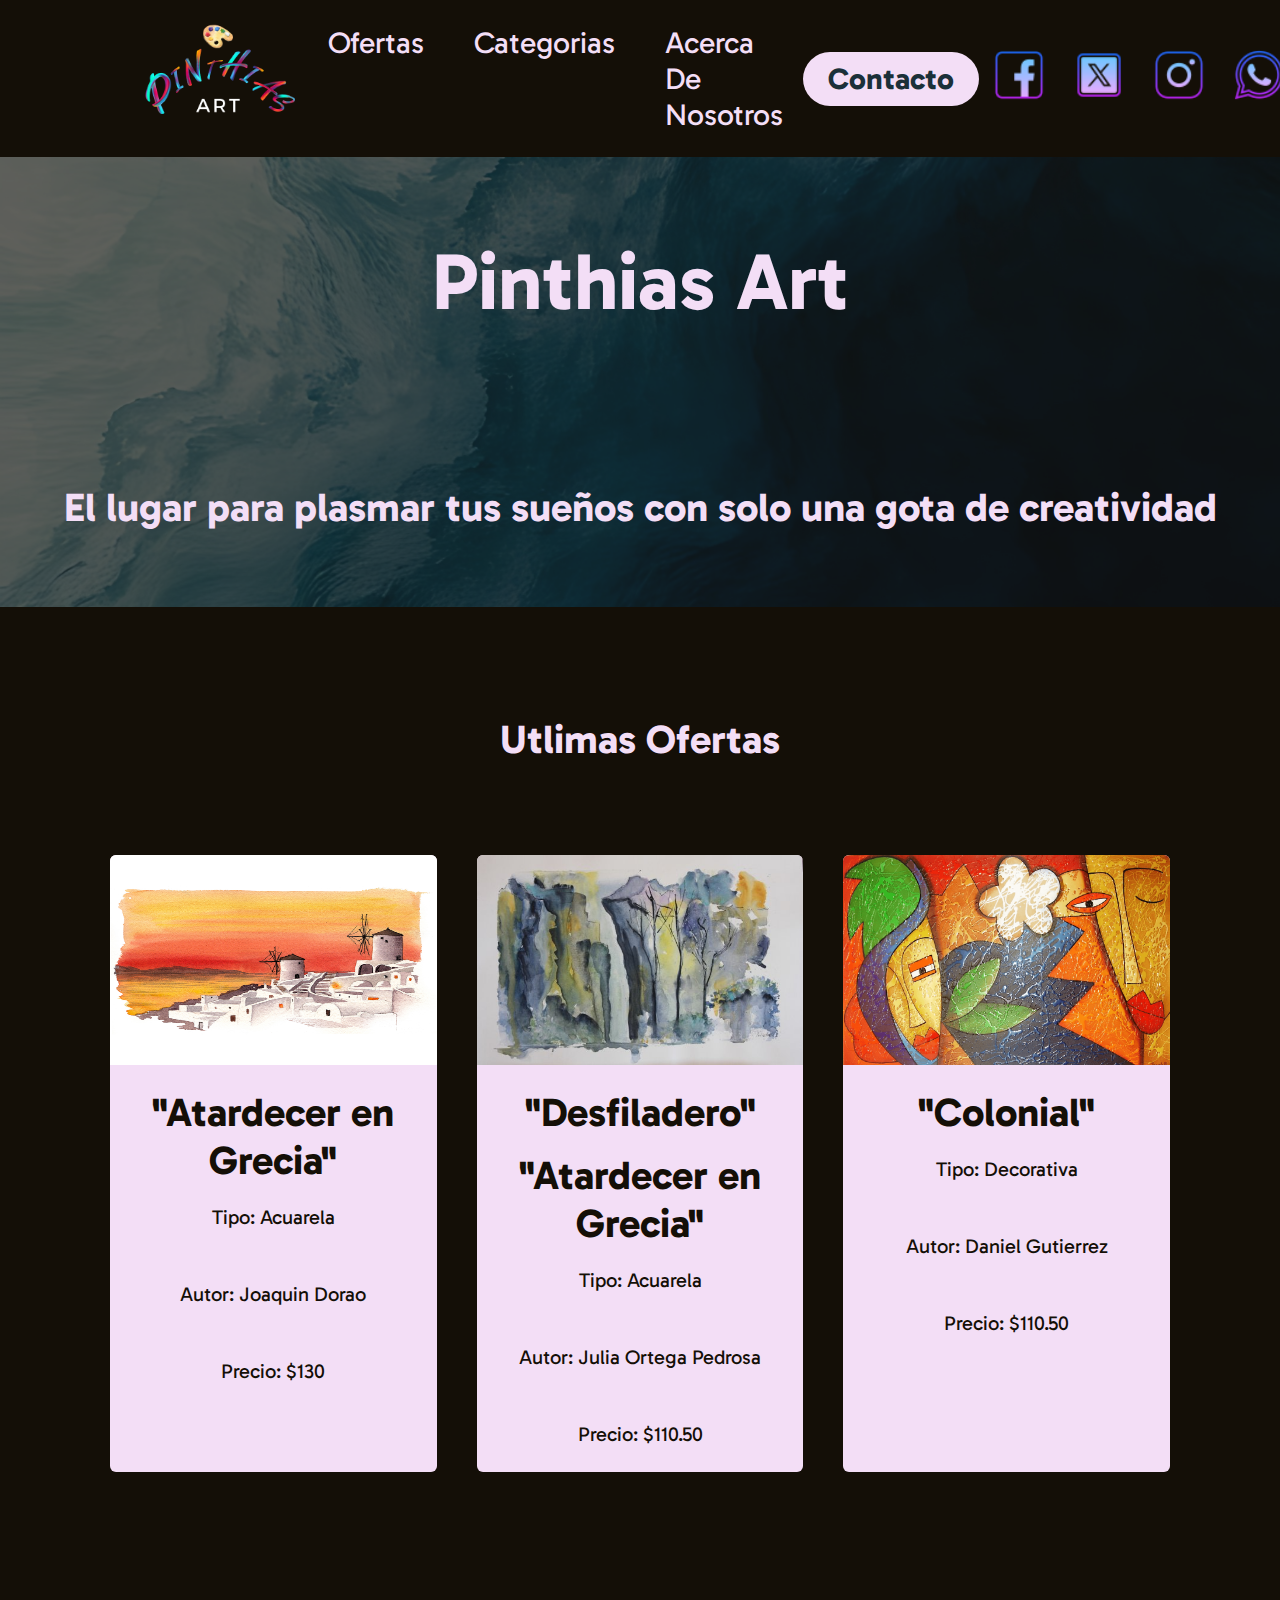
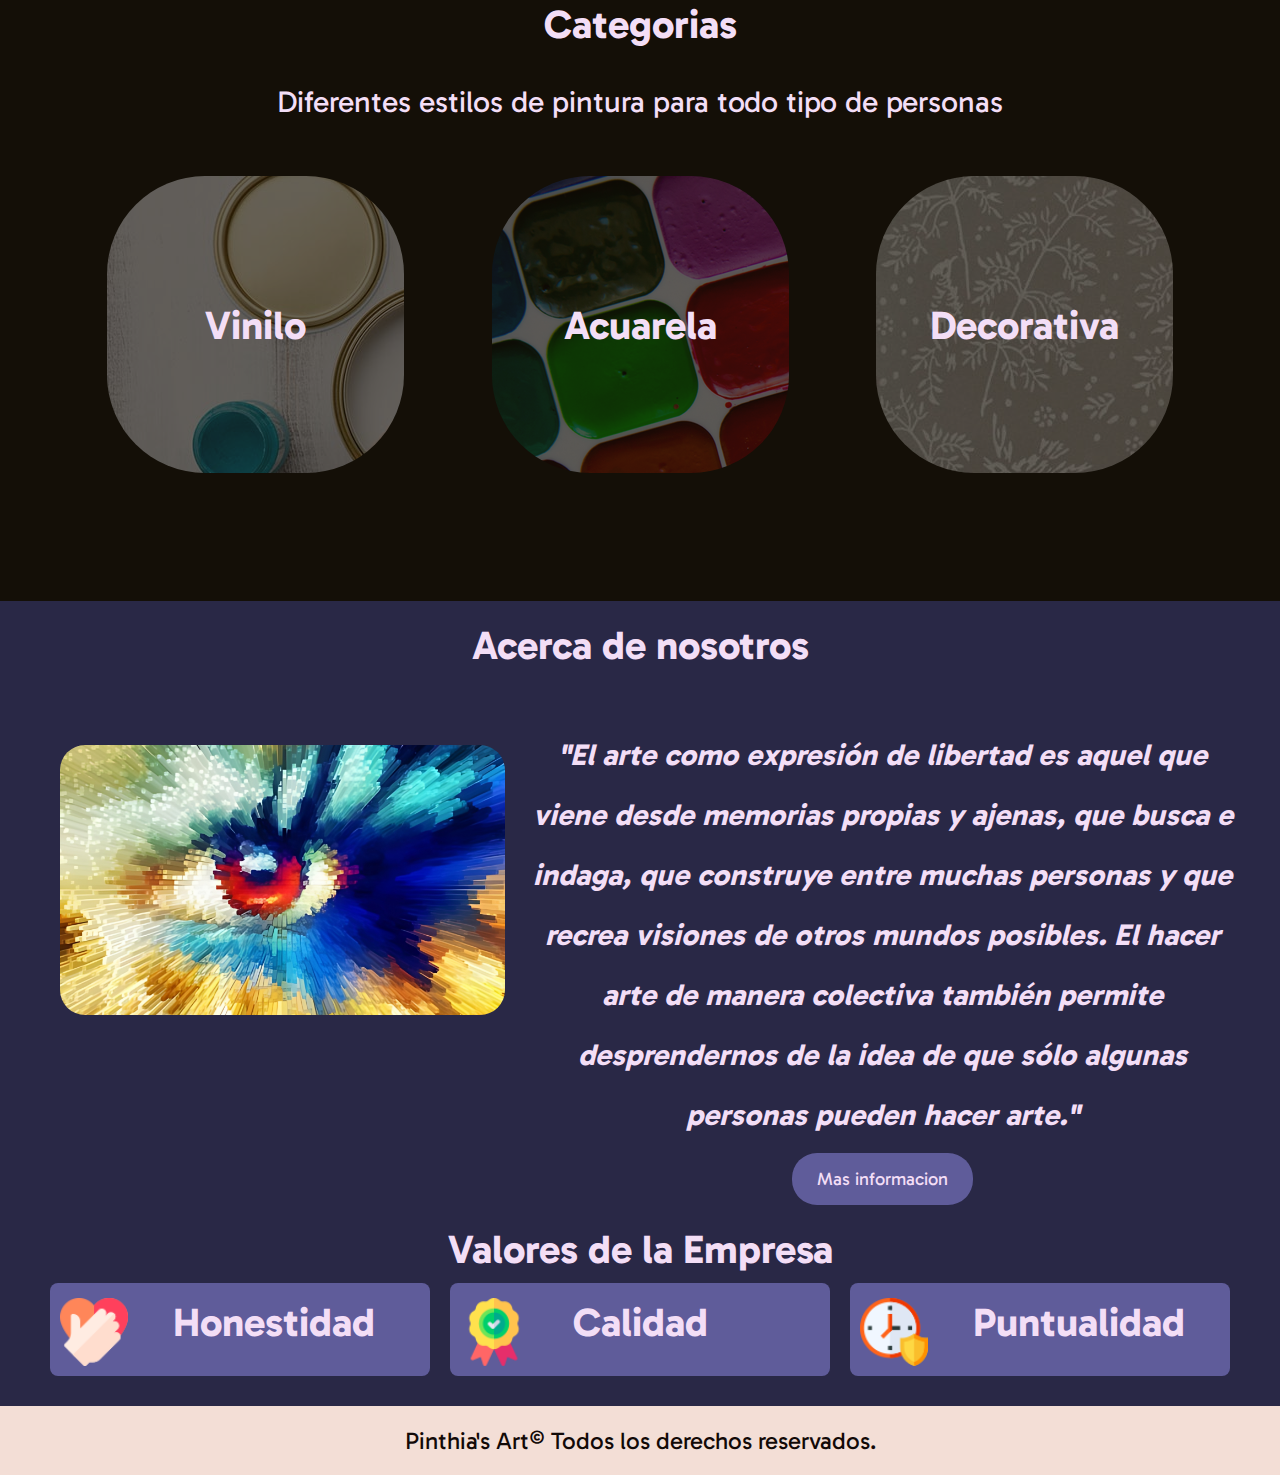
<file: index.html>
<!DOCTYPE html>
<html lang="es">
<head>
    <meta charset="UTF-8">
    <meta charset="">
    <meta name="viewport" content="width=device-width, initial-scale=1.0">
    <title>Pinthias Art</title>
    <link rel="stylesheet" href="\css\inicio.css">
</head>
<body>
    <br>
    <header class="header">
        <div class="logo">
            <img src="/img/inicio/arte.png" alt="Logo de la marca">
        </div>
        <nav>
           <ul class="nav-links">
                <li><a href="#ofertas">Ofertas</a></li>
                <li><a href="#categorias">Categorias</a></li>
                <li><a href="#informacion">Acerca De Nosotros</a></li>
           </ul>            
        </nav>
        <br>
        <a class="btn" href="contacto.html"><button>Contacto</button></a>
        <br>
        <section class="social-media">
            <a href="https://www.facebook.com/profile.php?id=61552723704240" target="_blank"><img src="/icons/facebook-icon.png" alt="Facebook"></a>
            <a href="https://twitter.com/PinthiasArt" target="_blank"><img src="/icons/x-icon.png" alt="Twitter"></a>
            <a href="https://www.instagram.com/pinthias_art/" target="_blank"><img src="/icons/instagram-icon.png" alt="Instagram"></a>
            <a href="https://api.whatsapp.com/send?phone=78164658" target="_blank"><img src="/icons/wathsapp-icon.png" alt="Wathsapp"></a>
        </section>
    </header>
<br>
    <section>
        <div class="banner">
            <h1>Pinthias Art</h1>
            <h2>El lugar para plasmar tus sueños con solo una gota de creatividad</h2>
        </div>
    </section><br><br><br>

    <section id="ofertas">
        <h2>Utlimas Ofertas</h2><br><br>
        <div class="contenedor-oferta">
            <div class="oferta">
                <figure>
                    <img src="img/inicio/oferta1.jpg">
                </figure>
                <div class="contenido-oferta">
                    <h3>"Atardecer en Grecia"</h3>
                    <p>Tipo: Acuarela</p><br>
                    <p>Autor: Joaquin Dorao</p><br>
                    <p>Precio: $130</p>
                </div>
            </div>
            <div class="oferta">
                <figure>
                    <img src="img/inicio/oferta2.jpg">
                </figure>
                <div class="contenido-oferta">
                    <h3>"Desfiladero"</h3>
                    <h3>"Atardecer en Grecia"</h3>
                    <p>Tipo: Acuarela</p><br>
                    <p>Autor: Julia Ortega Pedrosa</p><br>
                    <p>Precio: $110.50</p>
                </div>
            </div>
            <div class="oferta">
                <figure>
                    <img src="img/inicio/oferta3.png">
                </figure>
                <div class="contenido-oferta">
                    <h3>"Colonial"</h3>
                    <p>Tipo: Decorativa</p><br>
                    <p>Autor: Daniel Gutierrez</p><br>
                    <p>Precio: $110.50</p>
                </div>
            </div>
        </div>
    </section> <br><br><br>

    <section id="categorias">
        <h2>Categorias</h2><br>
        <p>Diferentes estilos de pintura para todo tipo de personas</p><br>
        <div class="contenedor1">
            <div class="categoria1">
                <a href="vinilo.html"><h3>Vinilo</h3></a>
            </div>
            <div class="categoria2">
                <a href="acuarela.html"><h3>Acuarela</h3></a>
            </div>
            <div class="categoria3">
                <a href="decorativa.html"><h3>Decorativa</h3></a>
            </div>
        </div>
    </section> <br><br><br>

    <section id="informacion">
        <h2>Acerca de nosotros</h2><br>
        <div class="contenedor2">
            <div class="informacion-imagen">
                <img class="imagen" src="img/inicio/informacion.jpg" alt="info-imagen">
            </div>
            <blockquote class="informacion-texto">
                "El arte como expresión de libertad es aquel que viene desde memorias propias y ajenas, que busca e indaga, que construye entre muchas personas y que recrea visiones de otros mundos posibles. El hacer arte de manera colectiva también permite desprendernos de la idea de que sólo algunas personas pueden hacer arte."
                <a href="acercade.html"><input type="submit" value="Mas informacion" class="btn-informacion"></a>
            </blockquote>
        </div>
        <div>
            <h3>Valores de la Empresa</h3>
            <div class="contenedor-servicios">
                <div class="servicio">
                    <img src="img/inicio/servicio1.png" alt="">
                    <div class="contenido-servicio">
                        <h3>Honestidad</h3>
                    </div>
                </div>
                <div class="servicio">
                    <img src="img/inicio/servicio2.png" alt="">
                    <div class="contenido-servicio">
                        <h3>Calidad</h3>
                    </div>
                </div>
                <div class="servicio">
                    <img src="img/inicio/servicio3.png" alt="">
                    <div class="contenido-servicio">
                        <h3>Puntualidad</h3>
                    </div>
                </div>
            </div>
        </div>
    </section>

<footer id="footer">
    <p>Pinthia's Art&copy; Todos los derechos reservados.</p>
</footer>

</body>
</html>
</file>
